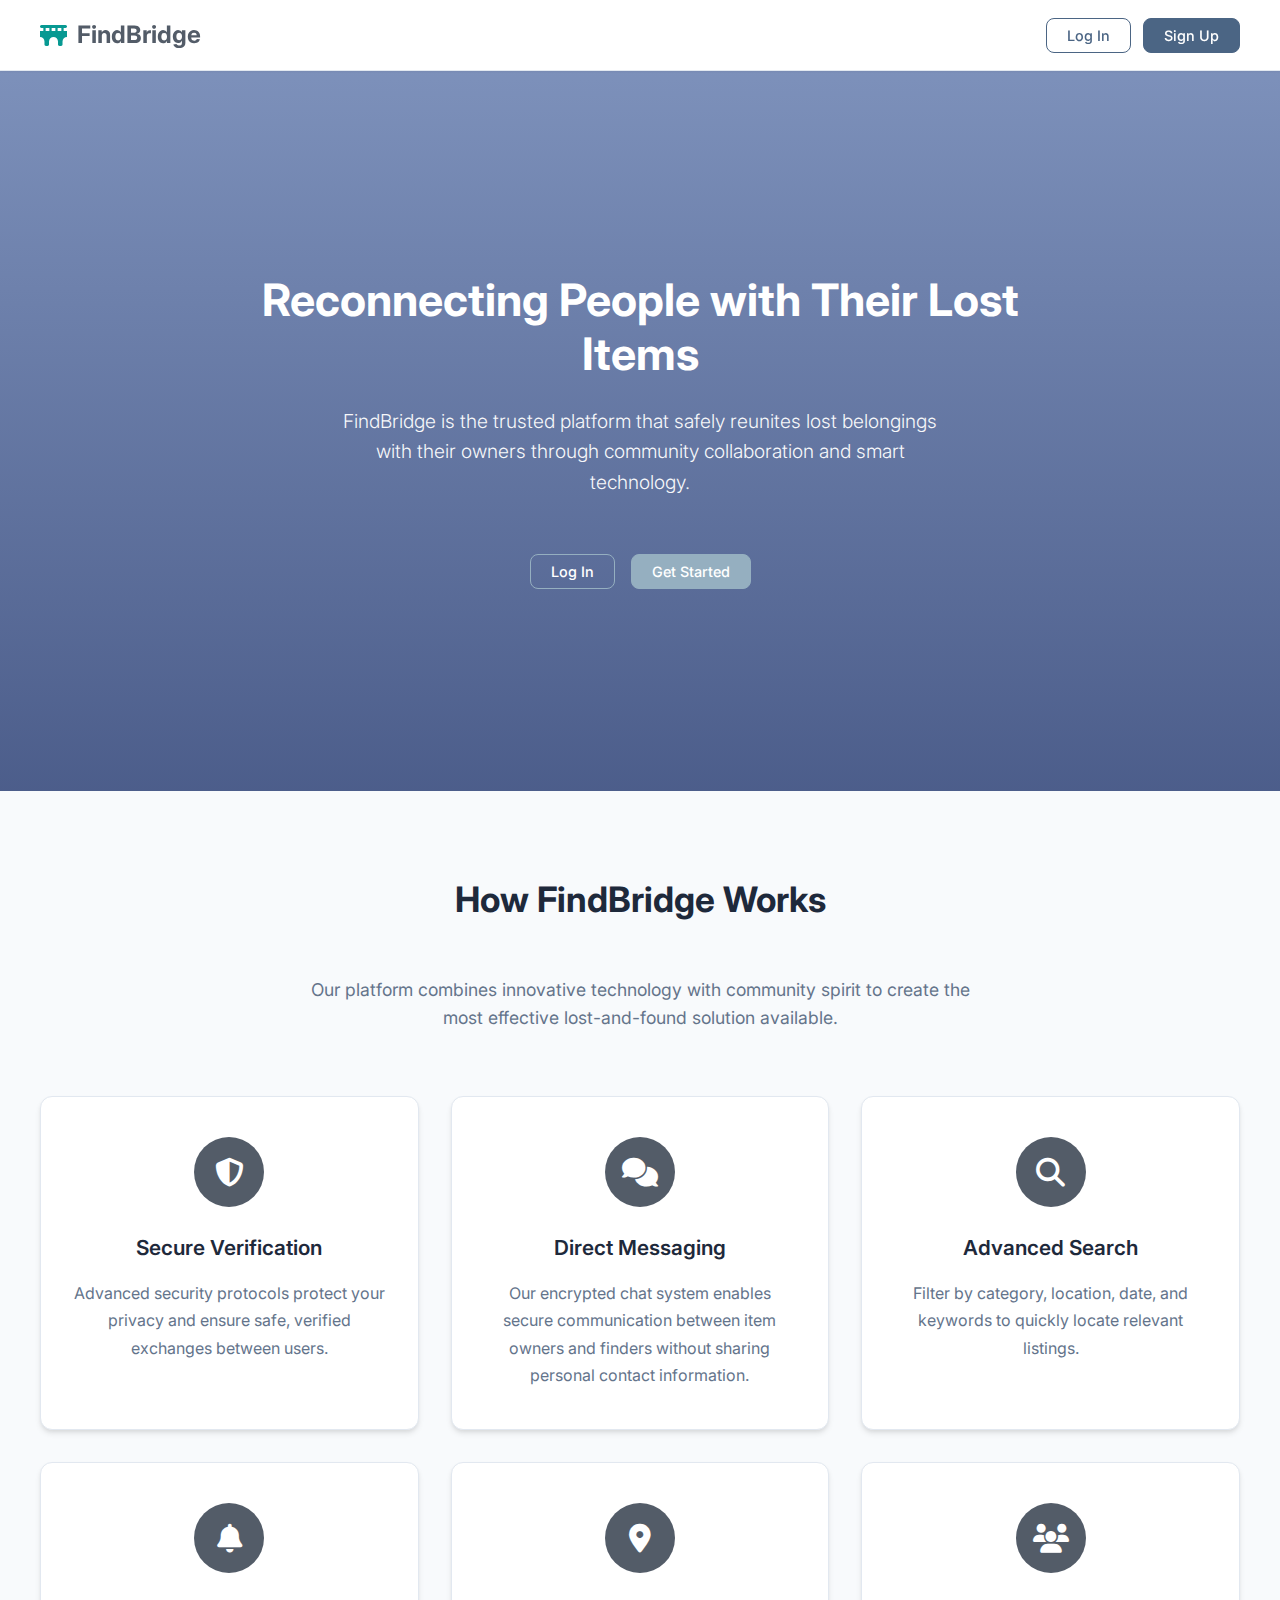
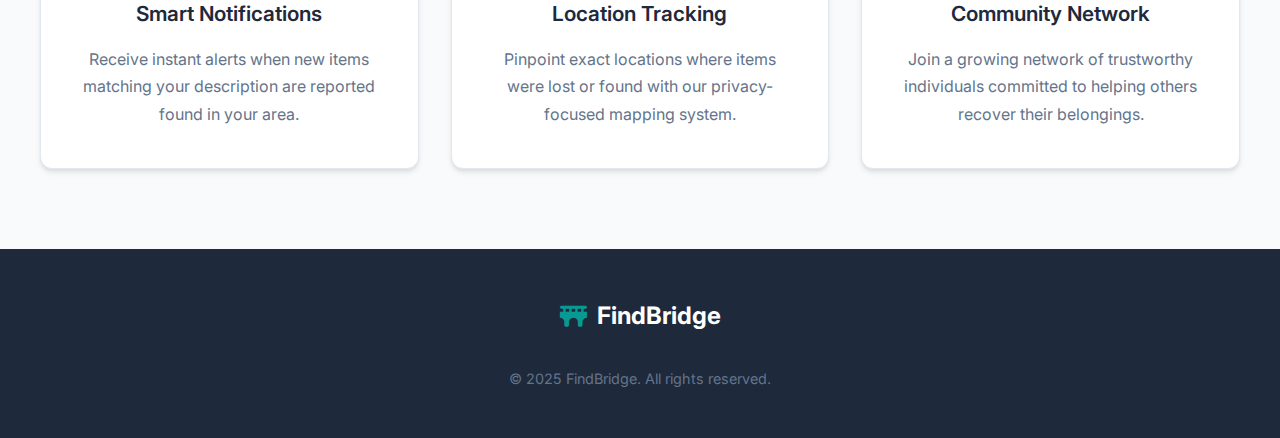
<file: index.html>
<!DOCTYPE html>
<html lang="en">
<head>
    <meta charset="UTF-8">
    <meta name="viewport" content="width=device-width, initial-scale=1.0">
    <title>FindBridge - Reuniting Lost Items with Their Owners</title>
    <link rel="stylesheet" href="https://cdnjs.cloudflare.com/ajax/libs/font-awesome/6.4.0/css/all.min.css">
    <link href="https://fonts.googleapis.com/css2?family=Inter:wght@300;400;500;600;700&display=swap" rel="stylesheet">
    <link rel="stylesheet" href="/css/index.css">
    <script src="https://code.jquery.com/jquery-3.6.0.min.js"></script>
    <script src="/js/index.js"></script>
    
</head>
<body>
<header>
    <div class="header-container">
        <div class="logo">
            <i class="fas fa-bridge"></i>
            <span>FindBridge</span>
        </div>
        <div class="nav-buttons">
            <button id="loginBtn" class="nav-btn login-btn">Log In</button>
            <button id="signupBtn" class="nav-btn signup-btn">Sign Up</button>
        </div>
    </div>
</header>

<section class="hero">
    <div class="hero-content">
        <h1>Reconnecting People with Their Lost Items</h1>
        <p>FindBridge is the trusted platform that safely reunites lost belongings with their owners through community collaboration and smart technology.</p>
        <div class="hero-buttons">
            <button id="heroLoginBtn" class="nav-btn login-btn">Log In</button>
            <button id="heroSignupBtn" class="nav-btn signup-btn">Get Started</button>
        </div>
    </div>
</section>

<section class="features-section">
    <h2 class="section-title">How FindBridge Works</h2>
    <p class="section-subtitle">Our platform combines innovative technology with community spirit to create the most effective lost-and-found solution available.</p>

    <div class="feature-grid">
        <div class="feature-card">
            <div class="feature-icon">
                <i class="fas fa-shield-alt"></i>
            </div>
            <h3>Secure Verification</h3>
            <p>Advanced security protocols protect your privacy and ensure safe, verified exchanges between users.</p>
        </div>
        <div class="feature-card">
            <div class="feature-icon">
                <i class="fas fa-comments"></i>
            </div>
            <h3>Direct Messaging</h3>
            <p>Our encrypted chat system enables secure communication between item owners and finders without sharing personal contact information.</p>
        </div>
        <div class="feature-card">
            <div class="feature-icon">
                <i class="fas fa-search"></i>
            </div>
            <h3>Advanced Search</h3>
            <p>Filter by category, location, date, and keywords to quickly locate relevant listings.</p>
        </div>
        <div class="feature-card">
            <div class="feature-icon">
                <i class="fas fa-bell"></i>
            </div>
            <h3>Smart Notifications</h3>
            <p>Receive instant alerts when new items matching your description are reported found in your area.</p>
        </div>
        <div class="feature-card">
            <div class="feature-icon">
                <i class="fas fa-map-marker-alt"></i>
            </div>
            <h3>Location Tracking</h3>
            <p>Pinpoint exact locations where items were lost or found with our privacy-focused mapping system.</p>
        </div>
        <div class="feature-card">
            <div class="feature-icon">
                <i class="fas fa-users"></i>
            </div>
            <h3>Community Network</h3>
            <p>Join a growing network of trustworthy individuals committed to helping others recover their belongings.</p>
        </div>
    </div>
</section>

<!-- Login Modal -->
<div id="loginModal" class="modal">
    <div class="modal-content">
        <span class="close">&times;</span>
        <h2>Login to Your Account</h2>
        <form id="loginForm">
            <div class="form-group">
                <label for="username">Username or Email</label>
                <input type="text" id="username" placeholder="Enter your username or email" required>
            </div>
            <div class="form-group">
                <label for="password">Password</label>
                <input type="password" id="password" placeholder="Enter your password" required>
            </div>
            <div class="form-group" style="text-align: right; margin-bottom: 0;">
                <a href="#" style="color: var(--primary); text-decoration: none; font-size: 0.9rem;">Forgot password?</a>
            </div>
            <button type="submit" class="submit-btn">Login</button>
            <p style="text-align: center; margin-top: 1.5rem; color: var(--text-light);">
                Don't have an account? <a href="#" id="switchToSignup" style="color: var(--primary); text-decoration: none; font-weight: 500;">Sign up</a>
            </p>
        </form>
    </div>
</div>

<!-- Signup Modal -->
<div id="signupModal" class="modal">
    <div class="modal-content">
        <span class="close">&times;</span>
        <h2>Create Your Account</h2>
        <form id="signupForm">
            <div id="imagePreview" style="text-align: center; margin-bottom: 15px;"></div>

            <div class="form-group">
                <label for="firstname">First Name</label>
                <input type="text" id="firstname" placeholder="Enter your first name" required>
            </div>
            <div class="form-group">
                <label for="lastname">Last Name</label>
                <input type="text" id="lastname" placeholder="Enter your last name" required>
            </div>
            <div class="form-group">
                <label for="email">Email Address</label>
                <input type="email" id="email" placeholder="Enter your email" required>
            </div>
            <div class="form-group">
                <label for="newUsername">Username</label>
                <input type="text" id="newUsername" placeholder="Choose a username" required>
            </div>
            <div class="form-group">
                <label for="newPassword">Password</label>
                <input type="password" id="newPassword" placeholder="Create a strong password" required>
            </div>
            <div class="form-group">
                <label for="role">I want to join as an </label>
                <select id="role" required>
                    <option value="">Select Role</option>
                    <option value="ADMIN">Admin</option>
                    <option value="USER">User</option>
                    <option value="SPONSOR">Sponsor</option>
                </select>
            </div>
            <div class="form-group">
                <label for="profilePhoto">Profile Photo (Optional)</label>
                <div class="file-upload">
                    <input type="file" id="profilePhoto" accept="image/*" style="display: none;">
                    <div class="file-upload-btn" id="fileUploadLabel">Choose file</div>
                    <span id="fileName">No file chosen</span>
                </div>
            </div>
            <button type="submit" class="submit-btn">Create Account</button>
            <p style="text-align: center; margin-top: 1.5rem; color: var(--text-light);">
                Already have an account? <a href="#" id="switchToLogin" style="color: var(--primary); text-decoration: none; font-weight: 500;">Log in</a>
            </p>
        </form>
    </div>
</div>

<footer>
    <div class="footer-content">
        <div class="logo" style="justify-content: center; color: white;">
            <i class="fas fa-bridge"></i>
            <span>FindBridge</span>
        </div>
        <p class="copyright">&copy; 2025 FindBridge. All rights reserved.</p>
    </div>
</footer>
</body>
</html>
</file>
<file: css/index.css>
* {
            margin: 0;
            padding: 0;
            box-sizing: border-box;
            font-family: 'Inter', -apple-system, BlinkMacSystemFont, 'Segoe UI', Roboto, Oxygen, Ubuntu, sans-serif;
        }

        :root {
            --primary: #535c68;
            --primary-dark: #95afc0;
            --primary-light: #93c5fd;
            --secondary: #64748b;
            --accent: #079992;
            --accent-dark: #059669;
            --light-bg: #f8fafc;
            --card-bg: #ffffff;
            --text-dark: #1e293b;
            --text-light: #64748b;
            --border: #e2e8f0;
            --shadow-sm: 0 1px 2px 0 rgba(0, 0, 0, 0.05);
            --shadow: 0 4px 6px -1px rgba(0, 0, 0, 0.1), 0 2px 4px -1px rgba(0, 0, 0, 0.06);
            --shadow-lg: 0 10px 15px -3px rgba(0, 0, 0, 0.1), 0 4px 6px -2px rgba(0, 0, 0, 0.05);
            --radius: 8px;
            --radius-lg: 12px;
            --transition: all 0.3s ease;
        }

        body {
            background-color: var(--light-bg);
            color: var(--text-dark);
            line-height: 1.6;
            font-weight: 400;
        }

        header {
            background: var(--card-bg);
            color: var(--text-dark);
            padding: 1rem 2rem;
            box-shadow: var(--shadow-sm);
            position: sticky;
            top: 0;
            z-index: 100;
            border-bottom: 1px solid var(--border);
        }

        .header-container {
            max-width: 1200px;
            margin: 0 auto;
            display: flex;
            justify-content: space-between;
            align-items: center;
        }

        .logo {
            display: flex;
            align-items: center;
            font-size: 1.5rem;
            font-weight: 700;
            color: var(--primary);
        }

        .logo i {
            margin-right: 10px;
            color: var(--accent);
        }

        .nav-buttons {
            display: flex;
            gap: 12px;
        }

        .nav-btn {
            padding: 8px 20px;
            border: none;
            border-radius: var(--radius);
            font-weight: 500;
            cursor: pointer;
            transition: var(--transition);
            font-size: 0.9rem;
        }

        /* Updated header button styles */
        .login-btn {
            background: transparent;
            color: #4b6584;
            border: 1px solid #4b6584;
        }

        .login-btn:hover {
            background: rgba(75, 101, 132, 0.1);
        }

        .signup-btn {
            background: #4b6584;
            color: white;
            border: 1px solid #4b6584;
        }

        .signup-btn:hover {
            background: #3a5069;
            border-color: #3a5069;
        }

        .hero {
            background: linear-gradient(rgba(103, 126, 175, 0.85), rgba(46, 66, 119, 0.85)), url('https://images.unsplash.com/photo-1516321318423-f06f85e504b3?ixlib=rb-1.2.1&auto=format&fit=crop&w=2000&q=80');
            background-size: cover;
            background-position: center;
            color: white;
            padding: 6rem 2rem;
            text-align: center;
            position: relative;
            display: flex;
            align-items: center;
            justify-content: center;
            min-height: 80vh;
        }

        .hero-content {
            max-width: 800px;
            margin: 0 auto;
            display: flex;
            flex-direction: column;
            align-items: center;
            justify-content: center;
        }

        .hero h1 {
            font-size: 2.8rem;
            margin-bottom: 1.5rem;
            font-weight: 700;
            line-height: 1.2;
        }

        .hero p {
            font-size: 1.2rem;
            margin-bottom: 2.5rem;
            max-width: 600px;
            margin-left: auto;
            margin-right: auto;
            font-weight: 300;
            opacity: 0.95;
        }

        .hero-buttons {
            display: flex;
            gap: 1rem;
            justify-content: center;
            margin-top: 1rem;
        }

        /* Updated hero button styles */
        .hero .login-btn {
            background: transparent;
            color: white;
            border: 1px solid #95afc0;
        }

        .hero .login-btn:hover {
            background: rgba(149, 175, 192, 0.2);
        }

        .hero .signup-btn {
            background: #95afc0;
            color: white;
            border: 1px solid #95afc0;
        }

        .hero .signup-btn:hover {
            background: #7e9aac;
            border-color: #7e9aac;
        }

        .features-section {
            padding: 5rem 2rem;
            background-color: var(--light-bg);
        }

        .section-title {
            text-align: center;
            margin-bottom: 3rem;
            color: var(--text-dark);
            font-size: 2.2rem;
            font-weight: 700;
        }

        .section-subtitle {
            text-align: center;
            margin-bottom: 4rem;
            color: var(--text-light);
            max-width: 700px;
            margin-left: auto;
            margin-right: auto;
            font-size: 1.1rem;
        }

        .feature-grid {
            display: grid;
            grid-template-columns: repeat(auto-fit, minmax(300px, 1fr));
            gap: 2rem;
            max-width: 1200px;
            margin: 0 auto;
        }

        .feature-card {
            background: var(--card-bg);
            border-radius: var(--radius-lg);
            padding: 2.5rem 2rem;
            text-align: center;
            transition: var(--transition);
            box-shadow: var(--shadow);
            border: 1px solid var(--border);
            height: 100%;
            display: flex;
            flex-direction: column;
            align-items: center;
        }

        .feature-card:hover {
            transform: translateY(-5px);
            box-shadow: var(--shadow-lg);
        }

        .feature-icon {
            width: 70px;
            height: 70px;
            background: var(--primary);
            color: white;
            border-radius: 50%;
            display: flex;
            align-items: center;
            justify-content: center;
            margin: 0 auto 1.5rem;
            font-size: 1.8rem;
        }

        .feature-card h3 {
            color: var(--text-dark);
            margin-bottom: 1rem;
            font-size: 1.3rem;
            font-weight: 600;
        }

        .feature-card p {
            color: var(--text-light);
            line-height: 1.7;
        }

        .modal {
            display: none;
            position: fixed;
            top: 0;
            left: 0;
            width: 100%;
            height: 100%;
            background: rgba(0, 0, 0, 0.6);
            backdrop-filter: blur(4px);
            z-index: 1000;
            opacity: 0;
            transition: opacity 0.3s ease;
            overflow-y: auto;
            padding: 20px;
        }

        .modal.active {
            opacity: 1;
        }

        .modal-content {
            background: var(--card-bg);
            border-radius: var(--radius-lg);
            width: 90%;
            max-width: 500px;
            padding: 2.5rem;
            box-shadow: var(--shadow-lg);
            position: relative;
            color: var(--text-dark);
            margin: 0 auto;
            position: relative;
            top: 50%;
            transform: translateY(-50%) scale(0.95);
            transition: transform 0.4s ease;
            max-height: 90vh;
            overflow-y: auto;
        }

        .modal.active .modal-content {
            transform: translateY(-50%) scale(1);
        }

        .close {
            position: absolute;
            top: 20px;
            right: 20px;
            font-size: 1.5rem;
            cursor: pointer;
            color: var(--text-light);
            transition: var(--transition);
            z-index: 10;
            width: 30px;
            height: 30px;
            display: flex;
            align-items: center;
            justify-content: center;
            border-radius: 50%;
        }

        .close:hover {
            color: var(--text-dark);
            background: var(--light-bg);
        }

        h2 {
            color: var(--text-dark);
            margin-bottom: 1.5rem;
            text-align: center;
            font-size: 1.8rem;
            font-weight: 600;
        }

        .form-group {
            margin-bottom: 1.5rem;
            text-align: left;
        }

        label {
            display: block;
            margin-bottom: 8px;
            font-weight: 500;
            color: var(--text-dark);
            font-size: 0.9rem;
        }

        input, select {
            width: 100%;
            padding: 12px 16px;
            border: 1px solid var(--border);
            border-radius: var(--radius);
            font-size: 1rem;
            transition: var(--transition);
            background: var(--light-bg);
        }

        input:focus, select:focus {
            border-color: var(--primary);
            outline: none;
            box-shadow: 0 0 0 3px rgba(37, 99, 235, 0.1);
        }

        .submit-btn {
            background: var(--primary);
            color: white;
            border: none;
            padding: 14px;
            border-radius: var(--radius);
            width: 100%;
            font-size: 1rem;
            font-weight: 600;
            cursor: pointer;
            transition: var(--transition);
            margin-top: 0.5rem;
        }

        .submit-btn:hover {
            background: var(--primary-dark);
        }

        .file-upload {
            display: flex;
            align-items: center;
            gap: 10px;
        }

        .file-upload-btn {
            background: var(--light-bg);
            padding: 10px 16px;
            border-radius: var(--radius);
            cursor: pointer;
            font-size: 0.9rem;
            color: var(--text-dark);
            border: 1px dashed var(--border);
            transition: var(--transition);
        }

        .file-upload-btn:hover {
            background: var(--border);
        }

        footer {
            background: var(--text-dark);
            color: white;
            text-align: center;
            padding: 3rem 2rem;
        }

        .footer-content {
            max-width: 1200px;
            margin: 0 auto;
        }

        .copyright {
            margin-top: 2rem;
            color: var(--text-light);
            font-size: 0.9rem;
        }

        @media (max-width: 768px) {
            .header-container {
                flex-direction: column;
                gap: 15px;
            }

            .hero {
                padding: 4rem 1.5rem;
                min-height: 70vh;
            }

            .hero h1 {
                font-size: 2.2rem;
            }

            .hero p {
                font-size: 1rem;
            }

            .hero-buttons {
                flex-direction: column;
                width: 100%;
                max-width: 300px;
            }

            .nav-buttons {
                width: 100%;
                justify-content: center;
            }

            .feature-grid {
                grid-template-columns: 1fr;
            }

            .modal-content {
                width: 95%;
                padding: 1.5rem;
            }
        }
</file>
